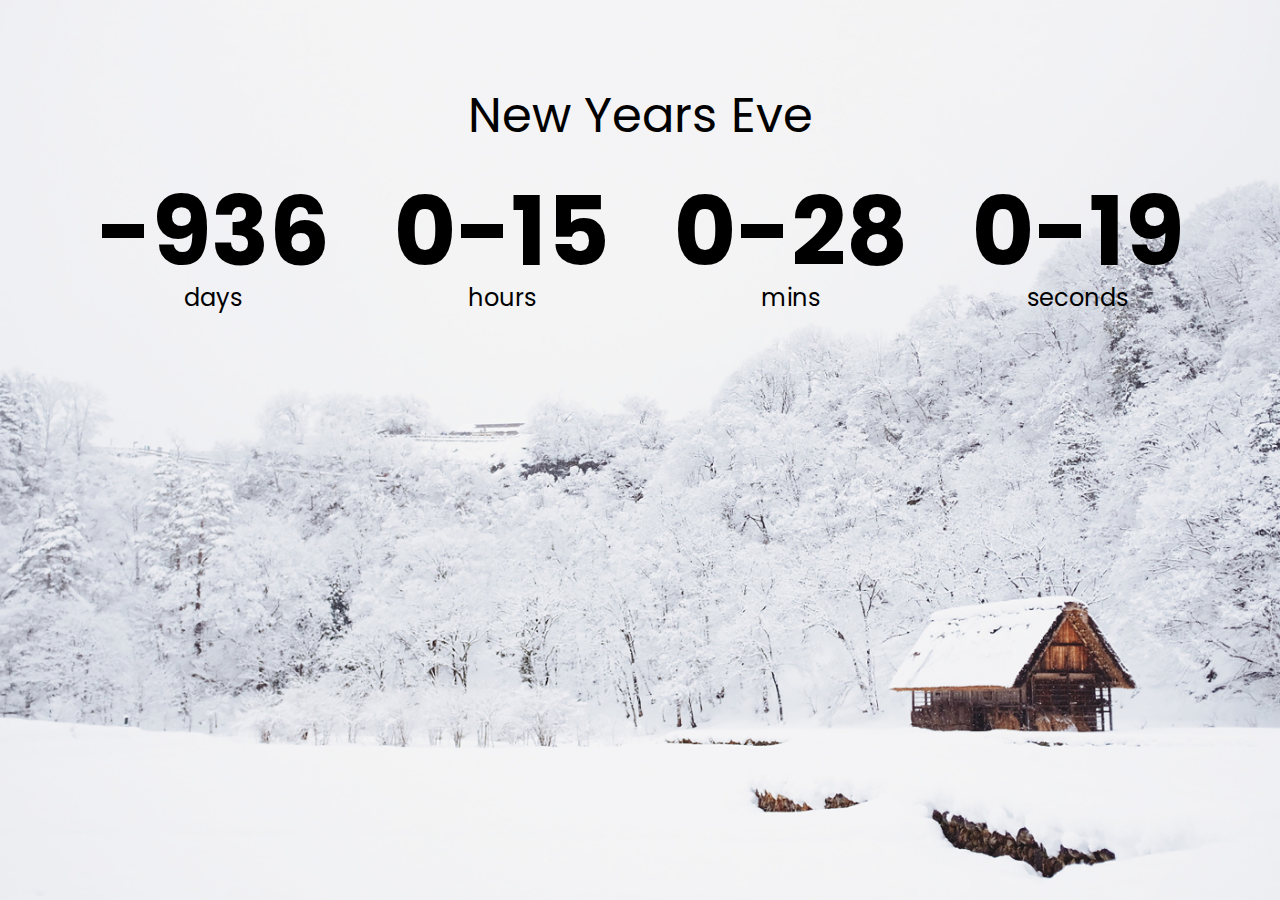
<file: 1) Countdown Timer/index.html>
<!DOCTYPE html>
<html lang="en" dir="ltr">

<head>
  <meta charset="utf-8">
  <meta name="viewport" content="width=device-width,initial-scale=1.0">
  <title>Countdown Timer</title>
  <link rel="stylesheet" href="style.css">
  <link rel="preconnect" href="https://fonts.googleapis.com">
  <link rel="preconnect" href="https://fonts.gstatic.com" crossorigin>
  <link href="https://fonts.googleapis.com/css2?family=Montserrat&family=Poppins:wght@200;300;400;500&display=swap" rel="stylesheet">
</head>

<body>
  <h1>New Years Eve</h1>

  <div class="countdown-container">
    <div class="countdown-el days-c">
      <p class="big-text" id="days">0</p>
      <span>days</span>
    </div>
    <div class="countdown-el hours-c">
      <p class="big-text" id="hours">0</p>
      <span>hours</span>
    </div>
    <div class="countdown-el mins-c">
      <p class="big-text" id="mins">0</p>
      <span>mins</span>
    </div>
    <div class="countdown-el seconds-c">
      <p class="big-text" id="seconds">0</p>
      <span>seconds</span>
    </div>
  </div>
  <script src="app.js"charset="utf-8"> </script>
</body>

</html>
</file>
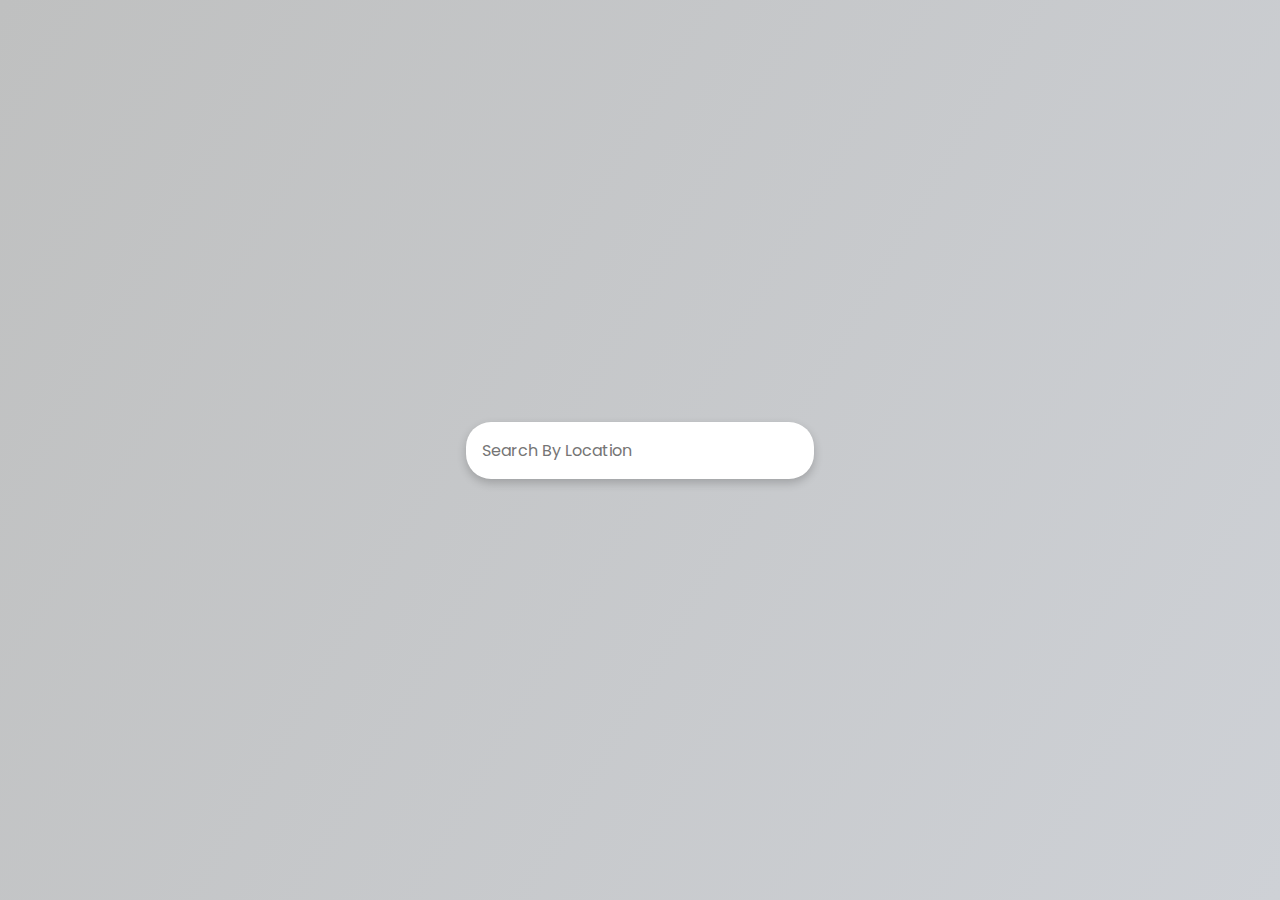
<file: 10) Weather App/index.html>
<!DOCTYPE html>
<html lang="en" dir="ltr">
  <head>
    <meta charset="utf-8">
    <meta name="viewport" content="width=device-width, initial-scale=1.0" />
    <link rel="stylesheet" href="style.css">
    <script src="app.js">
    </script>
    <title>Weather App</title>
  </head>
  <body>
    <form id="form">
      <input type="text" id="search" placeholder="Search By Location">
    </form>
    <main id="main">

    </main>
  </body>
</html>
</file>
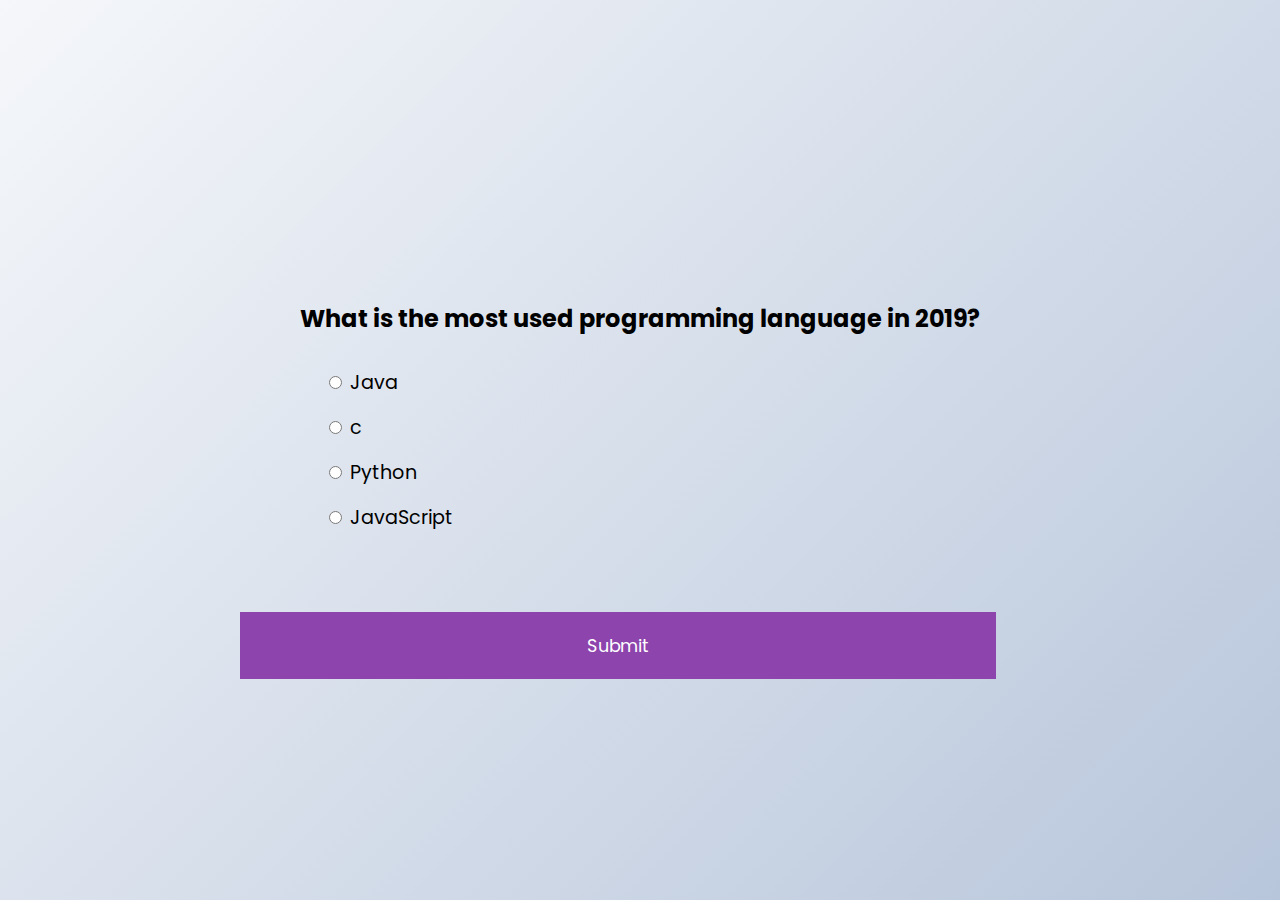
<file: 2) Quiz App/index.html>
<!DOCTYPE html>
<html lang="en" dir="ltr">
  <head>
    <meta charset="utf-8">
    <meta name="viewport" content="width=device-width,initial-scale=1.0">
    <title>Quiz App</title>
    <link rel="stylesheet" href="style.css">
    <script src="app.js">
    </script>
    <script src="https://cdn.jsdelivr.net/npm/@popperjs/core@2.11.6/dist/umd/popper.min.js"
      integrity="sha384-oBqDVmMz9ATKxIep9tiCxS/Z9fNfEXiDAYTujMAeBAsjFuCZSmKbSSUnQlmh/jp3" crossorigin="anonymous"></script>
    <script src="https://cdn.jsdelivr.net/npm/bootstrap@5.3.0-alpha1/dist/js/bootstrap.min.js"
      integrity="sha384-mQ93GR66B00ZXjt0YO5KlohRA5SY2XofN4zfuZxLkoj1gXtW8ANNCe9d5Y3eG5eD" crossorigin="anonymous"></script>
      
  </head>
  <body>
    <div class="quiz-container" id="quiz">
      <div class="quiz-header">
        <h2 id="question">Question text</h2>
        <ul>
          <li> <input type="radio" name="answer" id="a" class="answer">
            <label id="a_text" for="a">Question</label>
          </li>
          <li> <input type="radio" name="answer" id="b" class="answer">
            <label id="b_text" for="b">Question</label>
          </li>
          <li> <input type="radio" name="answer" id="c" class="answer">
            <label id="c_text" for="c">Question</label>
          </li>
          <li> <input type="radio" name="answer" id="d" class="answer">
            <label id="d_text" for="d">Question</label>
          </li>
        </ul>
      </div>
      <button id="submit" class="text-center">Submit</button>
    </div>
  </body>
</html>
</file>
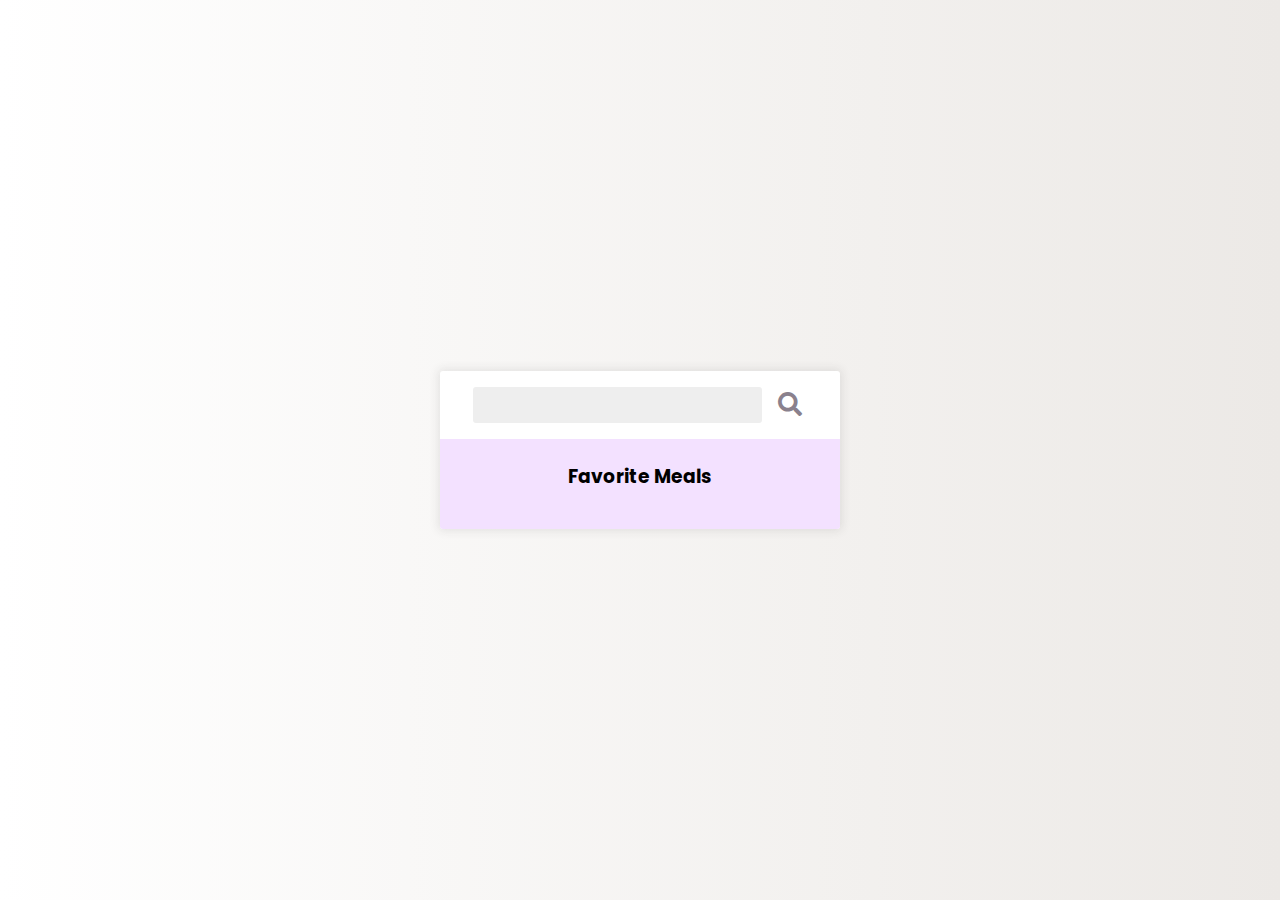
<file: 3) Recipe App/index.html>
<!DOCTYPE html>
<html lang="en" dir="ltr">

<head>
  <meta charset="utf-8">
  <meta name="viewport" content="width=device-width, initial-scale=1.0" />
  <title>Recipes App</title>
  <link rel="stylesheet" href="https://cdnjs.cloudflare.com/ajax/libs/font-awesome/5.14.0/css/all.min.css" />
  <link rel="stylesheet" href="style.css" />
  <script src="app.js" defer></script>
</head>

<body>
  <div class="mobile-container">
    <header>
      <input type="text" id="search-term">
      <button id="search"> <i class="fas fa-search"></i>
      </button>
    </header>
    <div class="fav-container">
      <h3>Favorite Meals</h3>
      <ul class="fav-meals" id="fav-meals">
      </ul>
    </div>
    <div class="meals" id="meals">
    </div>
  </div>
  <div class="popup-container hidden" id="meal-popup">
    <div class="popup">
      <button id="close-popup" class="close-popup">
        <i class="fas fa-times"></i>
      </button>
      <div class="meal-info" id="meal-info">
      </div>
    </div>
  </div>
</body>

</html>
</file>
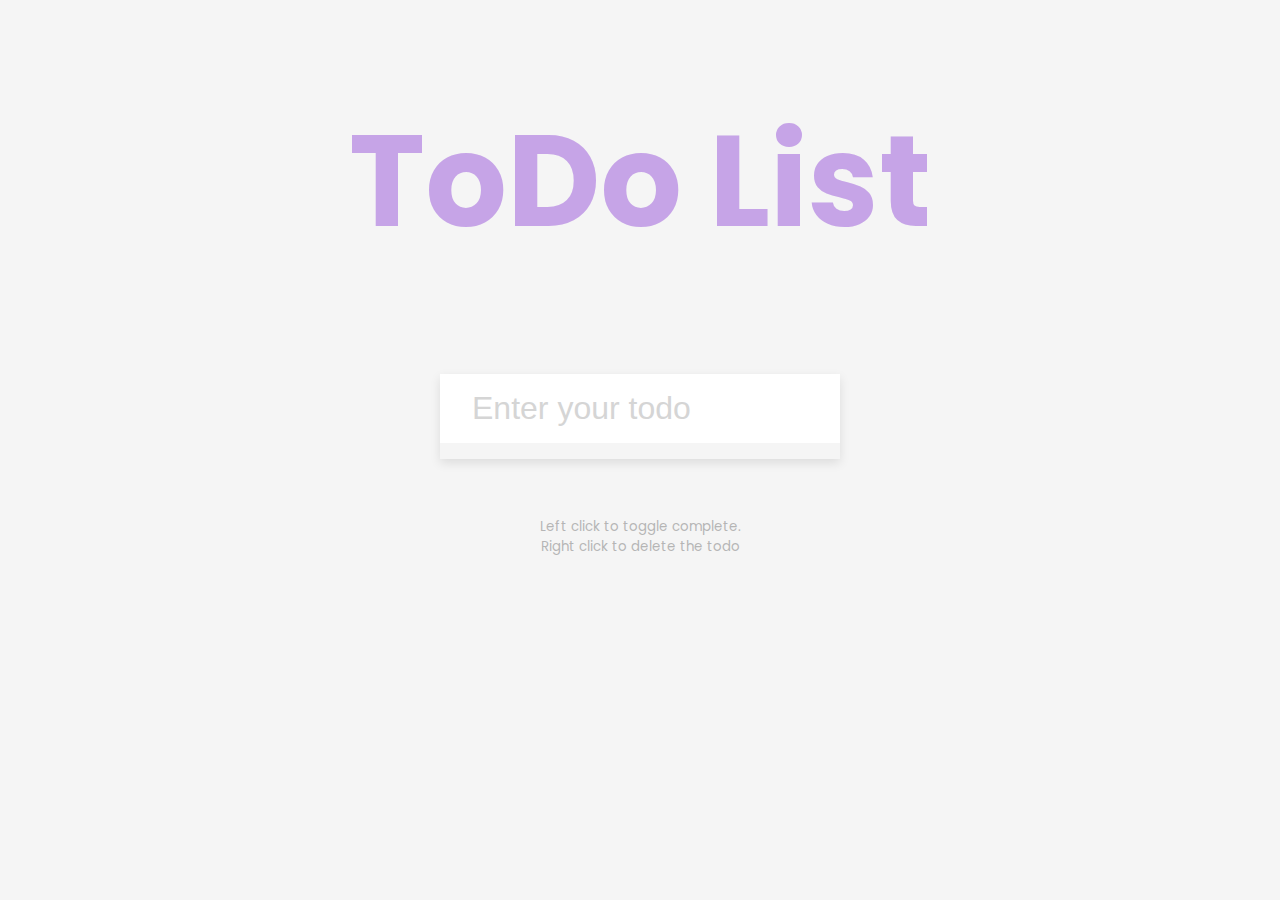
<file: 5) Todos App/index.html>
<!DOCTYPE html>
<html lang="en" dir="ltr">
  <head>
    <meta charset="utf-8">
    <meta name="viewport" content="width=device-width, initial-scale=1.0" />
    <title>ToDo App</title>
    <link rel="stylesheet" href="style.css">
    <script src="app.js">
    </script>
  </head>
  <body>
    <h1>ToDo List</h1>
    <form id="form">
      <input type="text" id="input" class="input" placeholder="Enter your todo" autocomplete="off">
      <ul class="todos" id="todos">
      </ul>
    </form>
    <small>
      Left click to toggle complete. <br />Right click to delete the
           todo
    </small>
  </body>
</html>
</file>
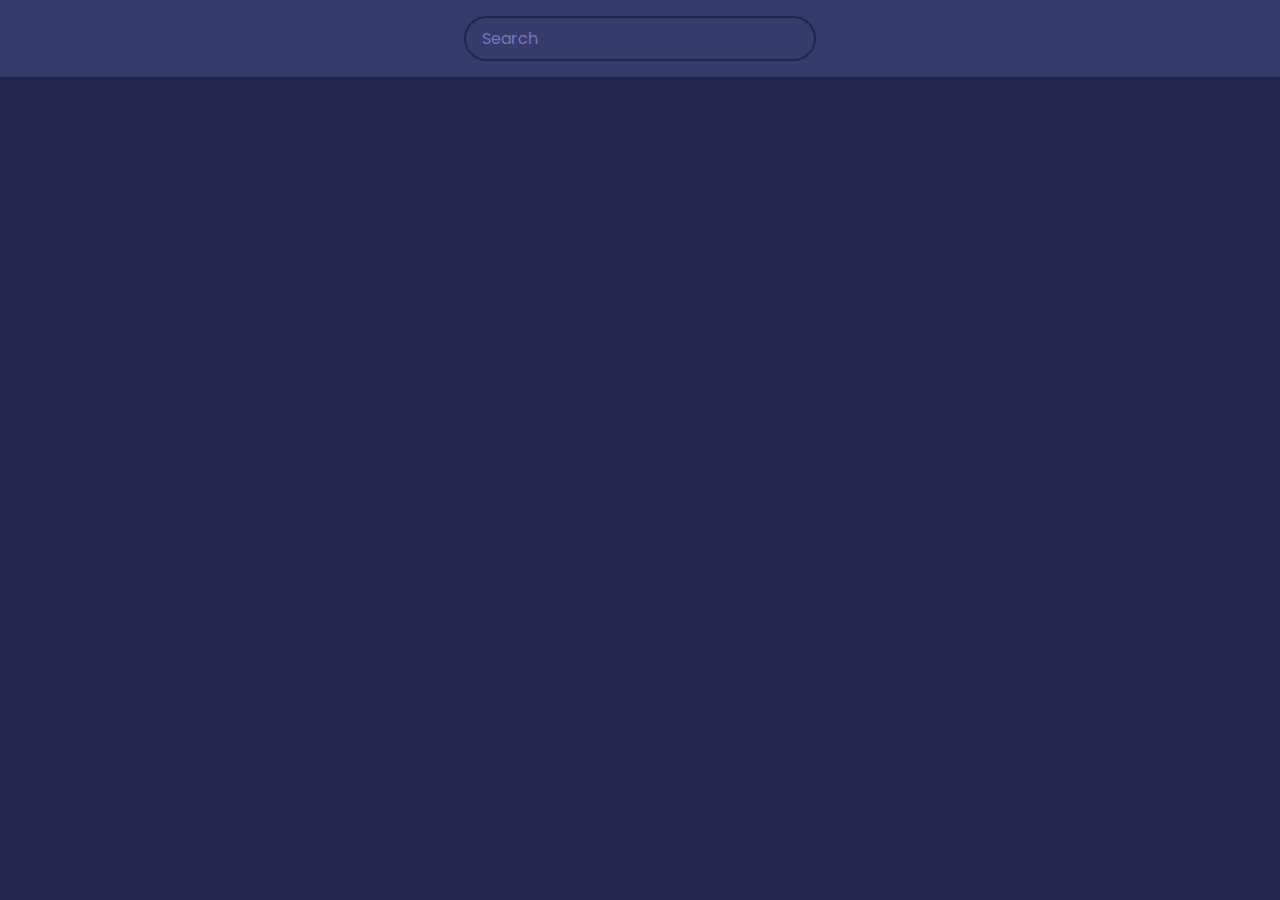
<file: 6) Movies App/index.html>
<!DOCTYPE html>
<html lang="en" dir="ltr">

<head>
  <meta charset="utf-8">
  <title></title>
  <meta name="viewport" content="width=device-width, initial-scale=1.0" />
  <link rel="stylesheet" href="style.css" />
  <script src="app.js" defer></script>
</head>

<body>
  <header>
    <form id="form">
      <input type="text" id="search" placeholder="Search" class="search">
    </form>
  </header>
  <main id="main">

  </main>
</body>

</html>
</file>
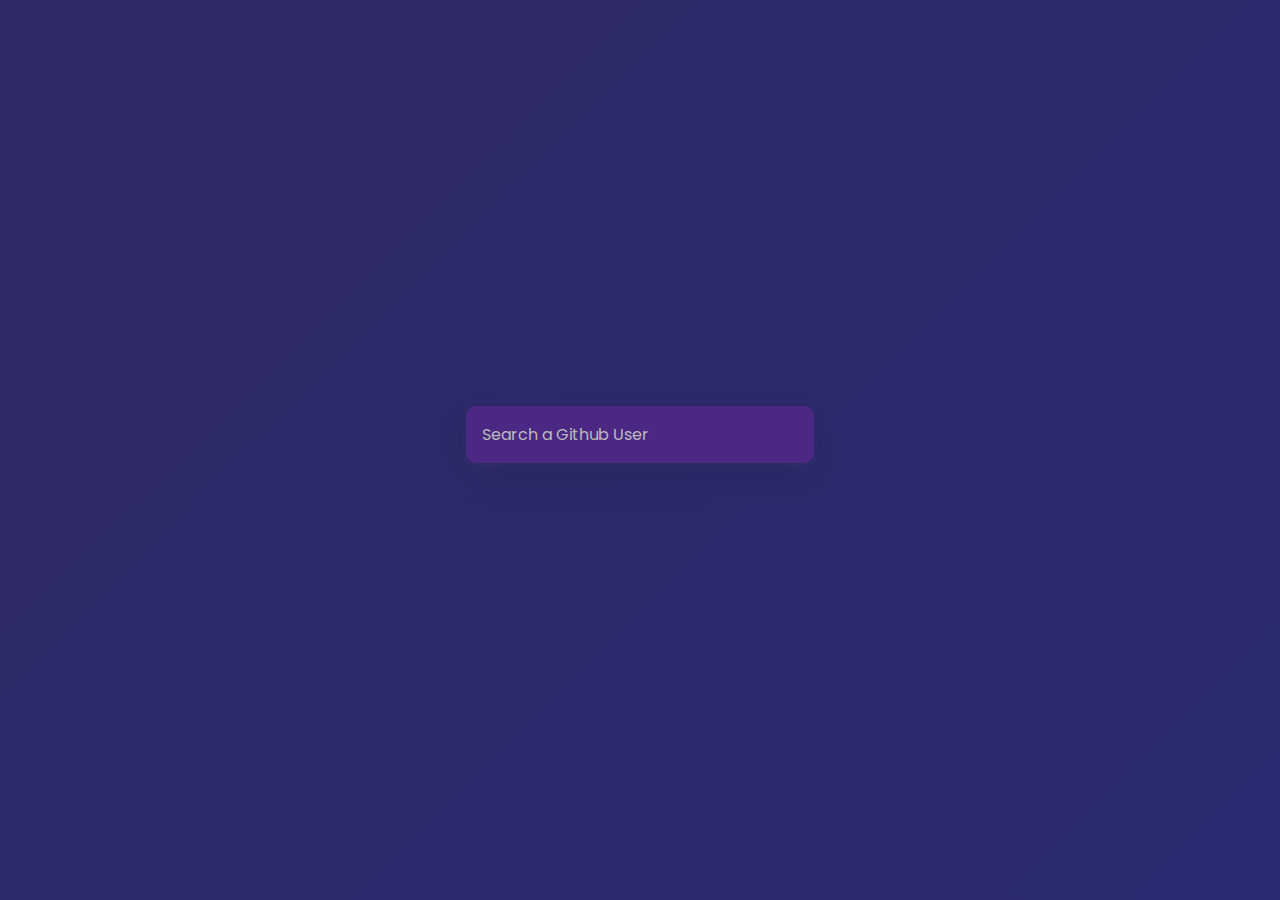
<file: 7) GitHub Profiles/index.html>
<!DOCTYPE html>
<html lang="en" dir="ltr">
  <head>
    <meta charset="utf-8">
    <meta name="viewport" content="width=device-width, initial-scale=1.0" />
    <title>Github Profiles</title>
    <link rel="stylesheet" href="style.css">
    <script src="app.js" defer></script>
  </head>
  <body>
    <form id="form">
      <input type="text"id="search" placeholder="Search a Github User">
    </form>
    <main id="main"> </main>
  </body>
</html>
</file>
<file: 1) Countdown Timer/style.css>
* {
  box-sizing: border-box;
}

body {
  background-image: url(images/snow.jpg);
  background-size: cover;
  background-position: center center ;
  min-height: 100vh;
  margin: 0;
  font-family: 'Poppins', sans-serif;
  display: flex;
  flex-direction: column;
  align-items: center;
}
.countdown-container{
  display: flex;
  flex-wrap: wrap;
}
h1 {
  font-weight: normal;
  font-size: 3rem;
  margin-top: 5rem;
}
.big-text{
  font-weight: bold;
  font-size: 6rem;
  line-height: 1;
  margin: 0 2rem;
}
.countdown-el{
  text-align: center;
}
.countdown-el span{
  font-size: 1.5rem;
}

@media screen and (max-width: 500px) {
  .big-text {
font-size: 3rem;
  }
  .countdown-container {
    flex-direction: column;
  }
  
}
</file>
<file: 10) Weather App/style.css>
@import url("https://fonts.googleapis.com/css2?family=Poppins:wght@200;400;600&display=swap");

*{
  box-sizing: border-box;
}

body {
  background:linear-gradient(300deg,#ced1d6,#bfc0c0);
  font-family: "Poppins" , sans-serif;
  display: flex;
  flex-direction: column;
  align-items: center;
  justify-content: center;
  margin: 0;
  min-height: 100vh;
}

input {
  background-color: #fff;
  border: none;
  border-radius: 25px;
  box-shadow: 0 4px 10px rgba(0,0,0,0.2);
  font-family: inherit;
  font-size: 1rem;
  padding: 1rem;
  min-width: 300px;
}

input:focus {
  outline: none;
}
.weather {
  font-size: 2rem;
  text-align: center;
}
.weather h2{
  display: flex;
  align-items: center;
  margin-bottom: 0;
}
</file>
<file: 2) Quiz App/style.css>
@import url("https://fonts.googleapis.com/css2?family=Poppins:wght@200;400;600&display=swap");
*{
  box-sizing: border-box;
}
body{
  background-color: #b8c6db;
  background-image: linear-gradient(315deg,#b8c6db 0%, #f5f7fa 100%);
  display: flex;
  align-items: center;
  justify-content: center;
  font-family: "Poppins",sans-sans-serif;
  margin: 0;
  min-height: 100vh;
}
.quiz-header {
  padding: 4rem;
}
h2{
  padding: 1rem;
  text-align: center;
  margin: 0;
}
ul{
  list-style-type: none;
  margin: 1rem 0;
}
ul li{
  font-size: 1.2rem;
  margin: 1rem 0;
}
ul li label{
  cursor: pointer;
}
button {
  background-color: #8e44ad;
  border: none;
  color: white;
  cursor: pointer;
  display: block;
  font-family: inherit;
  font-size: 1.1rem;
  padding: 1.3rem;
  width: 90%;
  margin: 0 20px 0 20px;
}
@media screen and (max-width:600px) {
  #question {
    font-size: 1.5rem;
  }
}
</file>
<file: 3) Recipe App/style.css>
@import url("https://fonts.googleapis.com/css2?family=Poppins:wght@200;400;600&display=swap");

* {
  box-sizing: border-box;
}

body {
  background: #ece9e6;
  background: -webkit-linear-gradient(to right, #ffffff, #ece9e6);
  background: linear-gradient(to right, #ffffff, #ece9e6);
  display: flex;
  align-items: center;
  justify-content: center;
  font-family: "Poppins",sans-serif;
  margin: 0;
  min-height: 100vh;
}
img{
  max-width: 100%;
}
.mobile-container{
  background-color: #fff;
  box-shadow: 0 0 10px 2px #3333331a;
  border-radius: 3px;
  overflow: hidden;
  width: 400px;
}
header{
  display: flex;
  align-items: center;
  justify-content: center;
  padding: 1rem;
}
header input{
  background-color: #eee;
  border : none;
  border-radius: 3px;
  font-family: inherit;
  padding: 0.5rem 1rem;
  outline: none;
}
header button{
  background-color: transparent;
  border: none;
  color: rgb(138, 129,141);
  font-size: 1.5rem;
  margin-left: 10px;
}
.fav-container {
  background-color:rgb(243,225,255);
  padding: 0.25rem 1rem;
  text-align: center;
}
.fav-meals{
  display: flex;
  flex-wrap: wrap;
  justify-content: center;
  list-style-type: none;
  padding: 0;
}
.fav-meals li{
  cursor: pointer;
  position: relative;
  margin: 5px;
  width: 75px;
}
.fav-meals li .clear{
  background-color: transparent;
  border: none;
  cursor: pointer;
  opacity: 0;
  position: absolute;
  top: -0.5rem;
  right: -0.5rem;
  font-size: 1.2rem;
}
.fav-meals li:hover .clear{
  opacity: 1;
}
.fav-meals li img {
    border: 2px solid #ffffff;
    border-radius: 50%;
    box-shadow: 0 0 10px 2px #3333331a;
    object-fit: cover;
    height: 70px;
    width: 70px;
}
.fav-meals li span{
  display: inline-block;
  font-size: 0.9rem;
  white-space: nowrap;
  overflow: hidden;
  text-overflow: ellipsis;
  width: 75px;
}
.meal{
  border-radius: 3px;
  box-shadow: 0 0 10px 2px #3333331a;
  cursor: pointer;
  margin: 1.5rem;
  overflow: hidden;
}
.meal-header{
  position: relative;
}
.meal-header .random{
  position: absolute;
  top: 1rem;
  background-color: #fff;
  padding: 0.25rem 1rem;
  border-top-right-radius :3px;
  border-bottom-right-radius: 3px;
}
.meal-header img{
  object-fit: cover;
  height: 250px;
  width: 100%;
}
.meal-body{
  display: flex;
  align-items: center;
  justify-content: space-between;
  padding: 1rem;
}
.meal-body h4 {
  margin: 0;
}
.meal-body .fav-btn{
  border: none;
  background-color: transparent;
  color: rgb(197,188,188);
  cursor: pointer;
  font-size: 1.2rem;
}
.meal-body .fav-btn.active{
  color:rebeccapurple;
}
.popup-container{
  background-color: rgba(0,0,0,0.5);
  display: flex;
  align-items: center;
  justify-content: center;
  position: fixed;
  left: 0;
  right: 0;
  top: 0;
  bottom: 0;
}
.popup-container.hidden{
  opacity:0;
  pointer-events: none;
}
.popup{
  background-color: #fff;
  border-radius: 5px;
  padding: 0 2rem;
  position: relative;
  overflow: auto;
  max-height: 100vh;
  max-width: 600px;
  width: 100%;
}
.popup .close-popup{
  background-color: transparent;
  border: none;
  cursor: pointer;
  font-size: 1.5rem;
  position: absolute;
  top: 1rem;
  right: 1rem;
}
.meal-info h1{
  text-align: center;
}
</file>
<file: 5) Todos App/style.css>
@import url("https://fonts.googleapis.com/css2?family=Poppins:wght@200;400;600&display=swap");
*{
  box-sizing: border-box;
}
body {
  background-color: #f5f5f5;
  color: #444;
  display: flex;
  align-items: center;
  flex-direction: column;
  font-family: "Poppins",sans-serif;
  margin: 0;
  min-height: 100vh;
}

h1 {
  color: rgb(179,131,226);
  font-size:8rem;
  text-align: center;
  opacity: 0.7;
}
form {
  box-shadow: 0 4px 10px rgba(0,0,0,0.1);
  max-width: 90%;
  width: 400px;
  margin: 10px;
}
.input {
  outline: none;
  border: none;
  color: #444;
  font-size: 2rem;
  padding: 1rem 2rem;
  display: block;
  width: 100%;
}
.input::placeholder{
  color: #d5d5d5;
}
.todos li{
  border-top: 1px solid #e5e5e5;
  cursor: pointer;
  font-size: 1.5rem;
  padding: 1rem 2rem;
}
.todos li.completed{
  color: #b6b6b6;
  text-decoration: line-through;
}
small{
  color: #b5b5b5;
  margin-top: 3rem;
  text-align: center;
}
@media screen and (max-width:600px) {
  h1{
    font-size: 3rem;
  }
}
</file>
<file: 6) Movies App/style.css>
@import url("https://fonts.googleapis.com/css2?family=Poppins:wght@200;400;600&display=swap");

*{
  box-sizing: border-box;
}
body {
  background-color: #22254b;
  font-family: "Poppins" , sans-serif;
  margin: 0;
}

header {
  background-color: #373b69;
  display: flex;
  justify-content: center;
  padding: 1rem;
}

.search {
  background-color: transparent;
  border: 2px solid #22254b;
  border-radius: 50px;
  color: #fff;
  font-family: inherit;
  font-size: 1rem;
  padding: 0.5rem 1rem;
  outline: none;
}

.search::placeholder {
    color: #7378c5;
}

.search:focus {
  background-color: #22254b;
}

main {
  display: flex;
  flex-wrap: wrap;
}

.movie {
  background-color: #373b69;
  border-radius: 3px;
  box-shadow: 0 4px 5px rgba(0,0,0,0.2);
  overflow: hidden;
  position: relative;
  margin: 1rem;
  width: 300px;
}
.movie img {
  width: 100%;
}

.movie-info {
  color: #eee;
  display: flex;
  align-items: center;
  justify-content: space-between;
  padding: 0.5rem 1rem 1rem;
  letter-spacing: 0.5px;
}

.movie-info h3 {
  margin: 0;
}

.movie-info span {
  background-color: #22254b;
  border-radius: 3px;
  font-weight: bold;
  padding: 0.25rem 0.5rem;
}
.movie-info span.green {
  color: rgb(39, 189, 39);
}
.movie-info span.orange {
  color: orange;
}
.movie-info span.red {
  color: rgb(189, 42, 42);
}

.overview {
  background-color: #fff;
  padding: 2rem;
  position: absolute;
  max-height: 100%;
  overflow: auto;
  left: 0;
  bottom: 0;
  right: 0;
  transform: translateY(101%);
  transition: transform 0.3s ease-in;
}
.overview  h3{
  margin-top: 0;
}
.movie:hover .overview {
  transform: translateY(0);
}
</file>
<file: 7) GitHub Profiles/style.css>
@import url("https://fonts.googleapis.com/css2?family=Poppins:wght@200;400;600&display=swap");

*{
  box-sizing: border-box;
}

body {
  background-color: #2a2a72;
  background-image: linear-gradient(315deg, #2a2a72 0%, #2e2a68 74%);
  display: flex;
  flex-direction: column;
  align-items: center;
  justify-content:center;
  font-family: "Poppins" , sans-serif;
  margin: 0;
  min-height: 100vh;
}

input {
  background-color: #4c2885;
  border-radius: 10px;
  border: none;
  box-shadow: 0 5px 10px rgba(154,160,185,0.05),0 15px 40px rgba(0,0,0,0.1);
  color: white;
  font-family: inherit;
  font-size: 1rem;
  padding: 1rem;
  margin-bottom: 2rem;
  outline: none;
}
input:focus {
  outline: none;
}
input::placeholder {
  color: #bbb;
}

.card {
  background-color: #4c2885;
  background-image: linear-gradient(315deg, #4c2885 0%, #4c11ac 100%);
  border-radius: 20px;
  box-shadow: 0 5px 10px rgba(154, 160, 185, 0.05),
        0 15px 40px rgba(0, 0, 0, 0.1);
  display: flex;
  padding: 3rem;
  max-width: 800px;
}
@media screen and (max-width:600px) {
  .card {
    max-width: 85%;
    flex-direction: column;
    margin-left: 35px;
    margin-right: 20px;
  }
  .info {
    display: flex;
    flex-direction: column;
  }
  .avatar {
    text-align: center !important;
  }
}
.avatar {
  border: 10px solid #2a2a72;
  border-radius: 50%;
  height: 150px;
  width: 150px;
}
.user-info {
  color: #eee;
  margin-left: 2rem;
}
.user-info h2{
  margin-top: 0;
}
.user-info ul {
  display: flex;
  justify-content: space-between;
  list-style-type: none;
  padding: 0;
  max-width: 400px;
}

.user-info ul li {
  display: flex;
  align-items: center;
}

.user-info ul li strong{
  font-size: 0.9rem ;
  margin-left: 0.5rem;
}
.repo {
  background-color: #2a2a72;
  border-radius: 5px;
  display: inline-block;
  color: white;
  font-size: 0.7rem;
  padding: 0.25rem 0.5rem;
  margin-right: 0.5rem;
  margin-bottom: 0.5rem;
  text-decoration: none;
}
</file>
